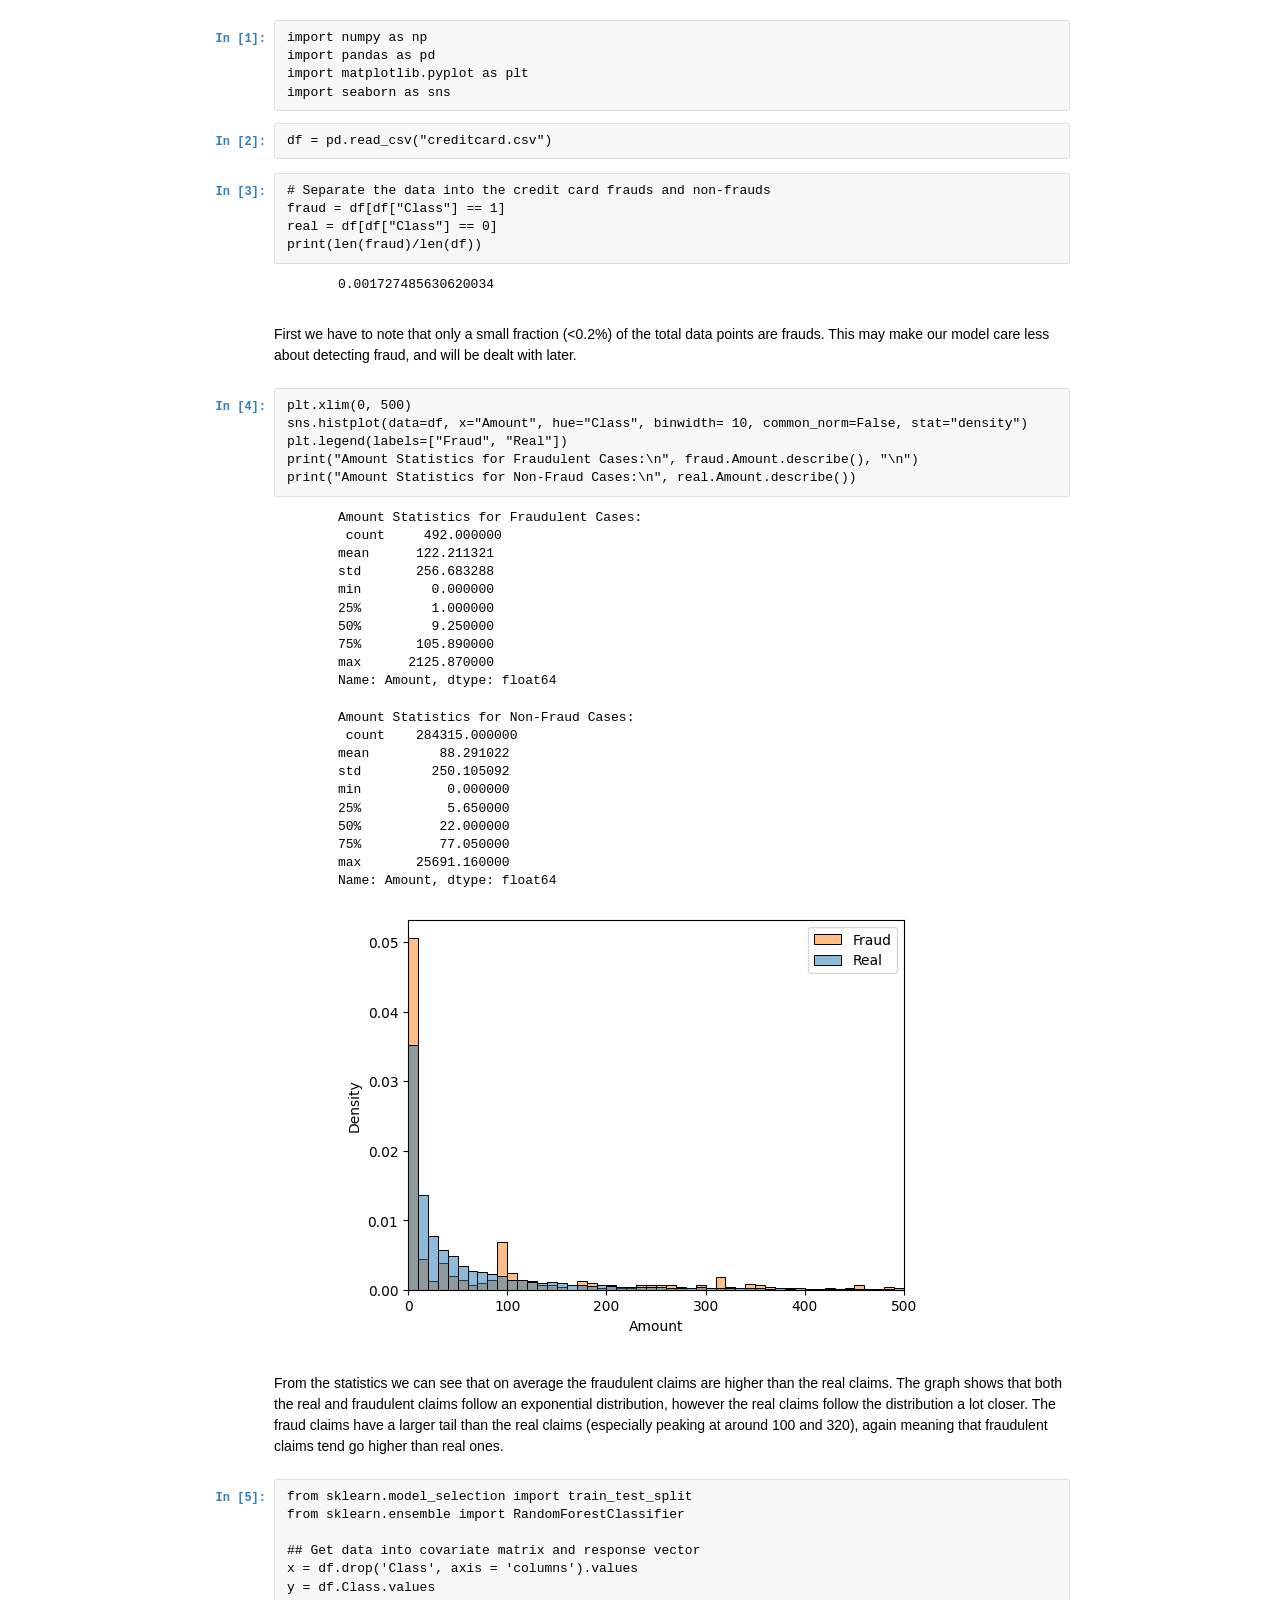
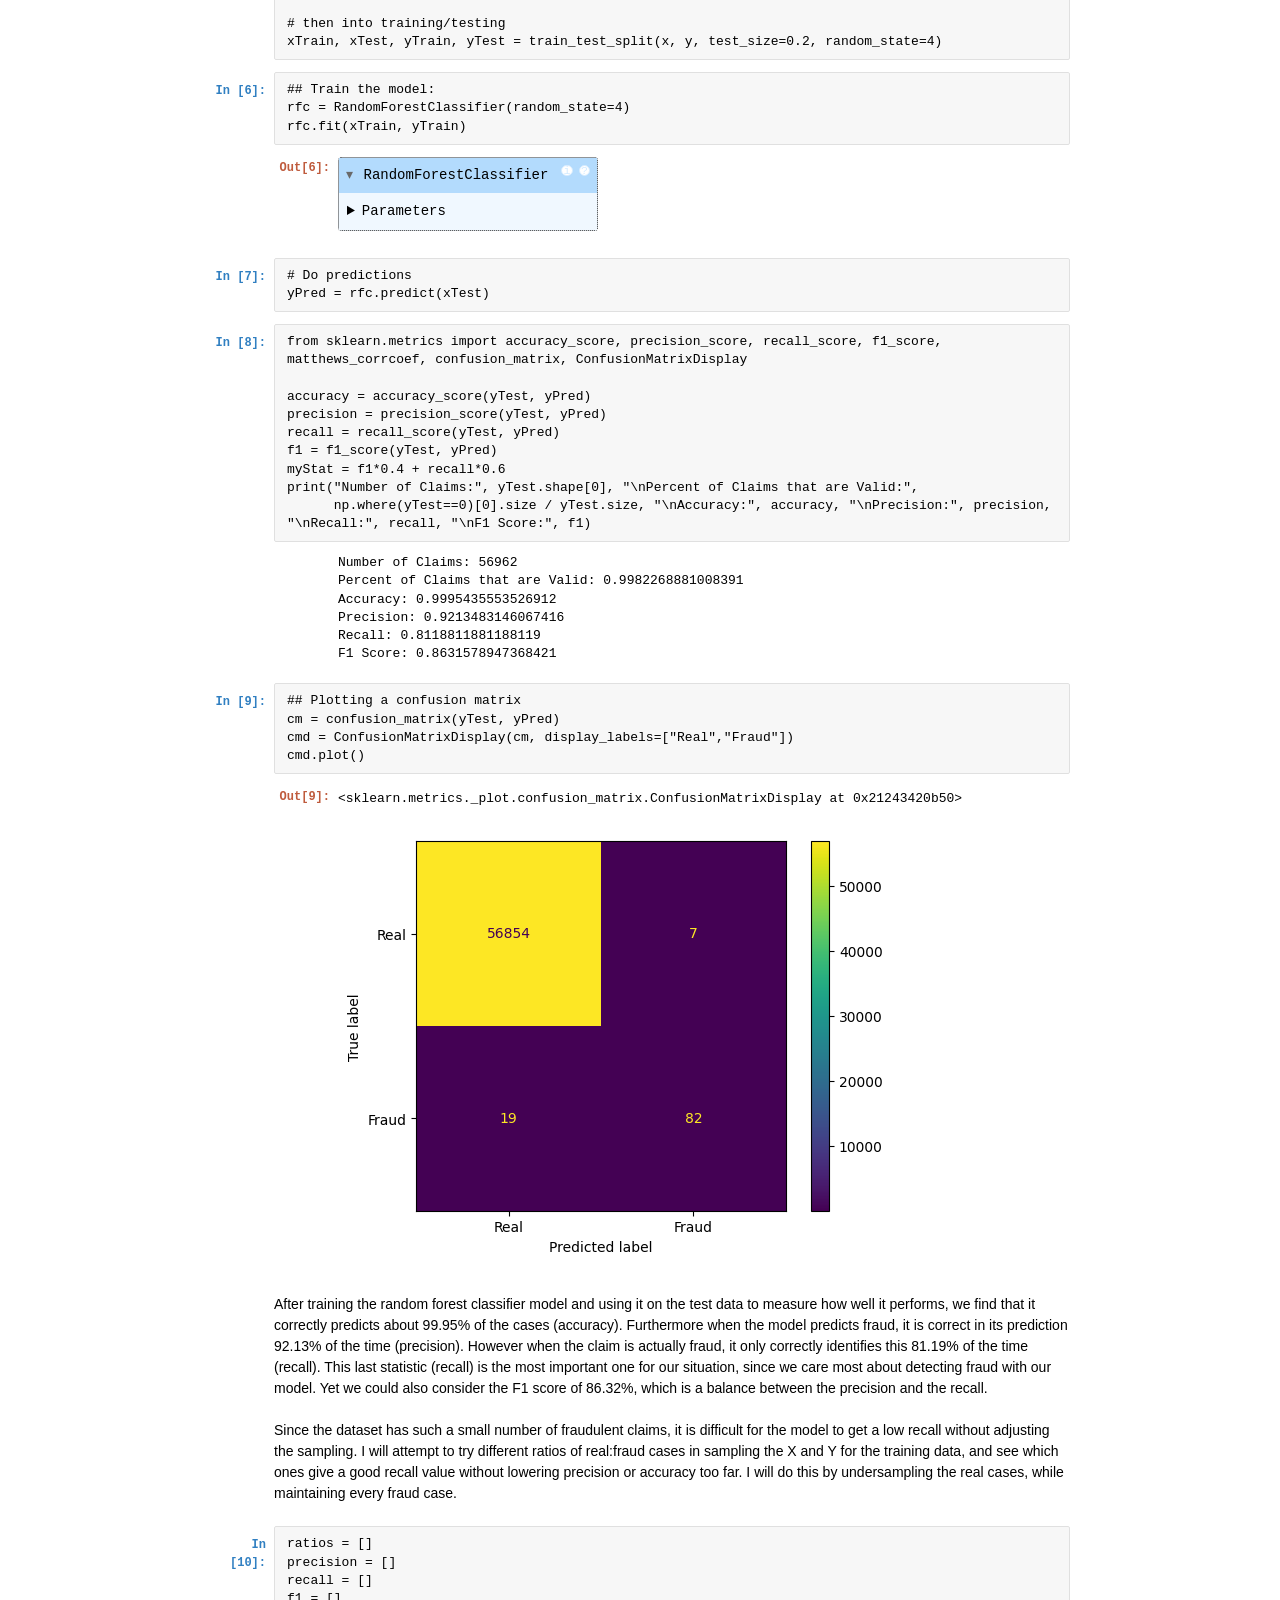
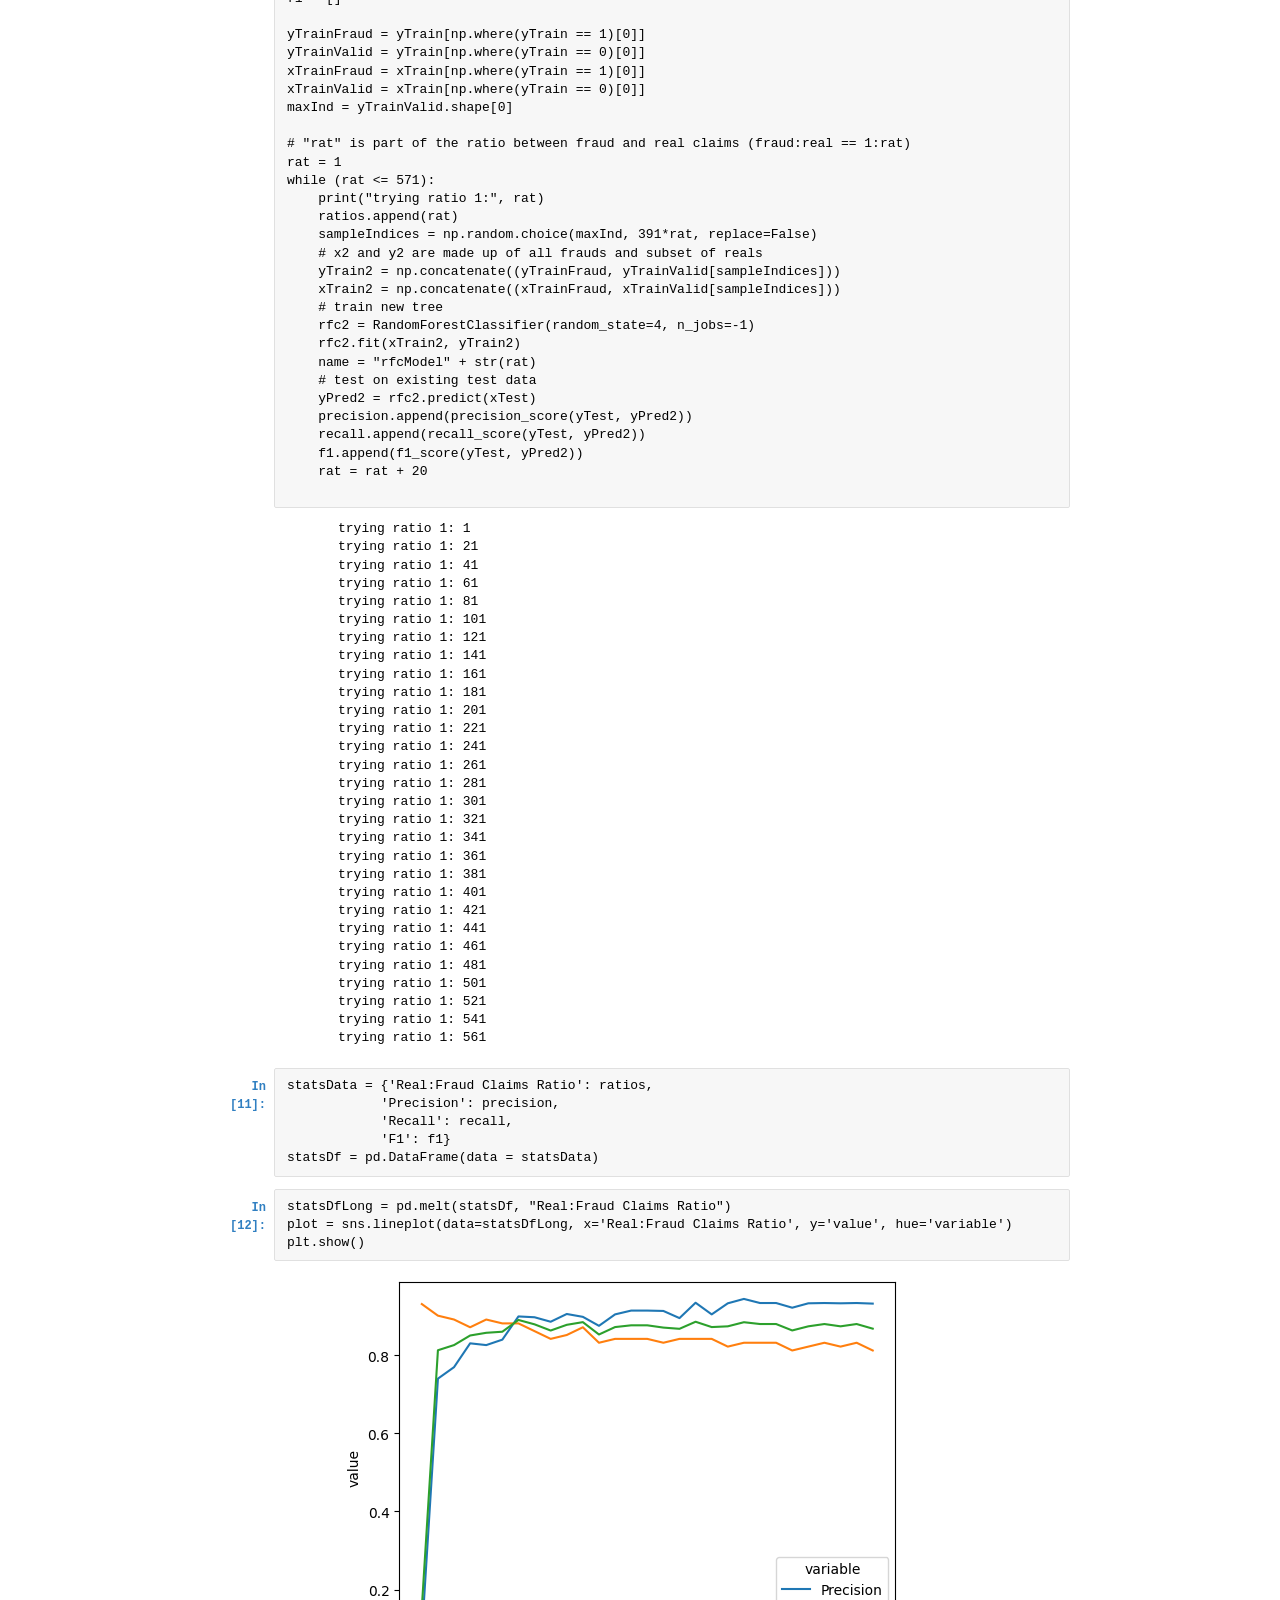
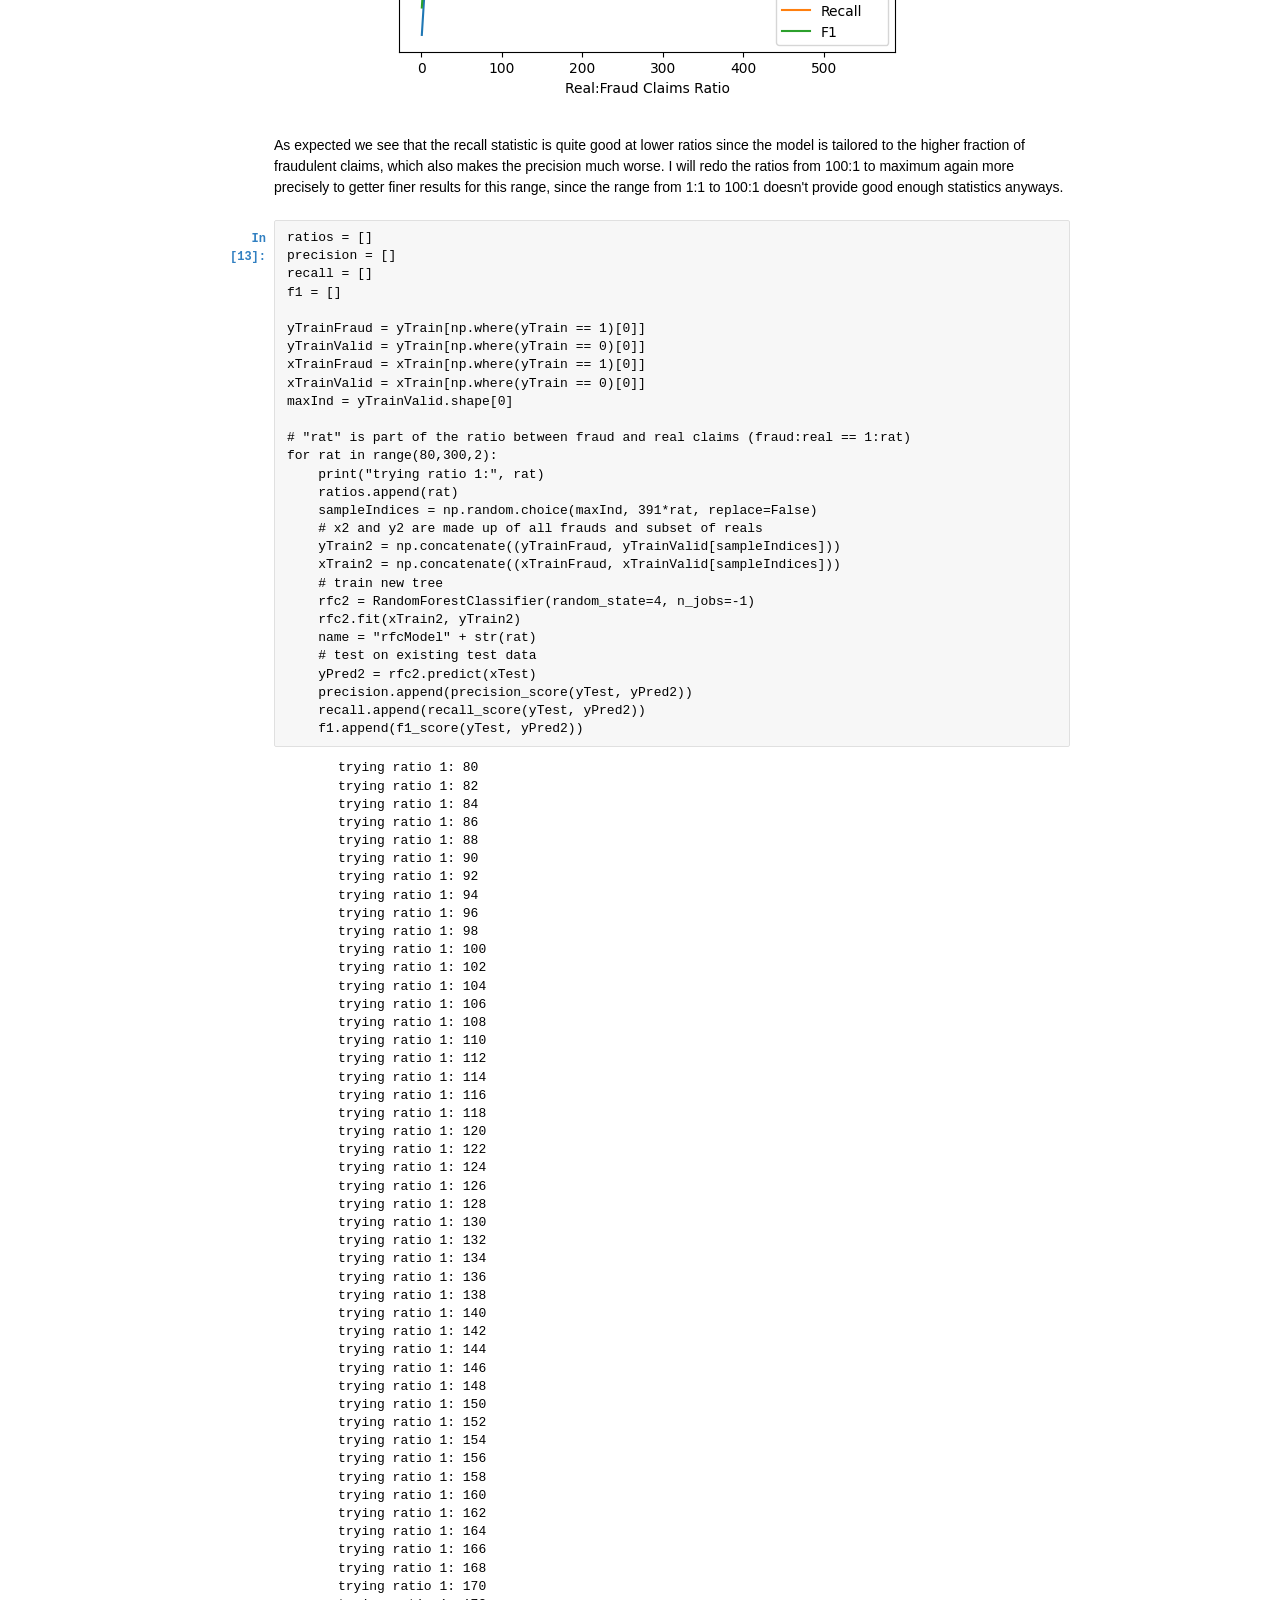
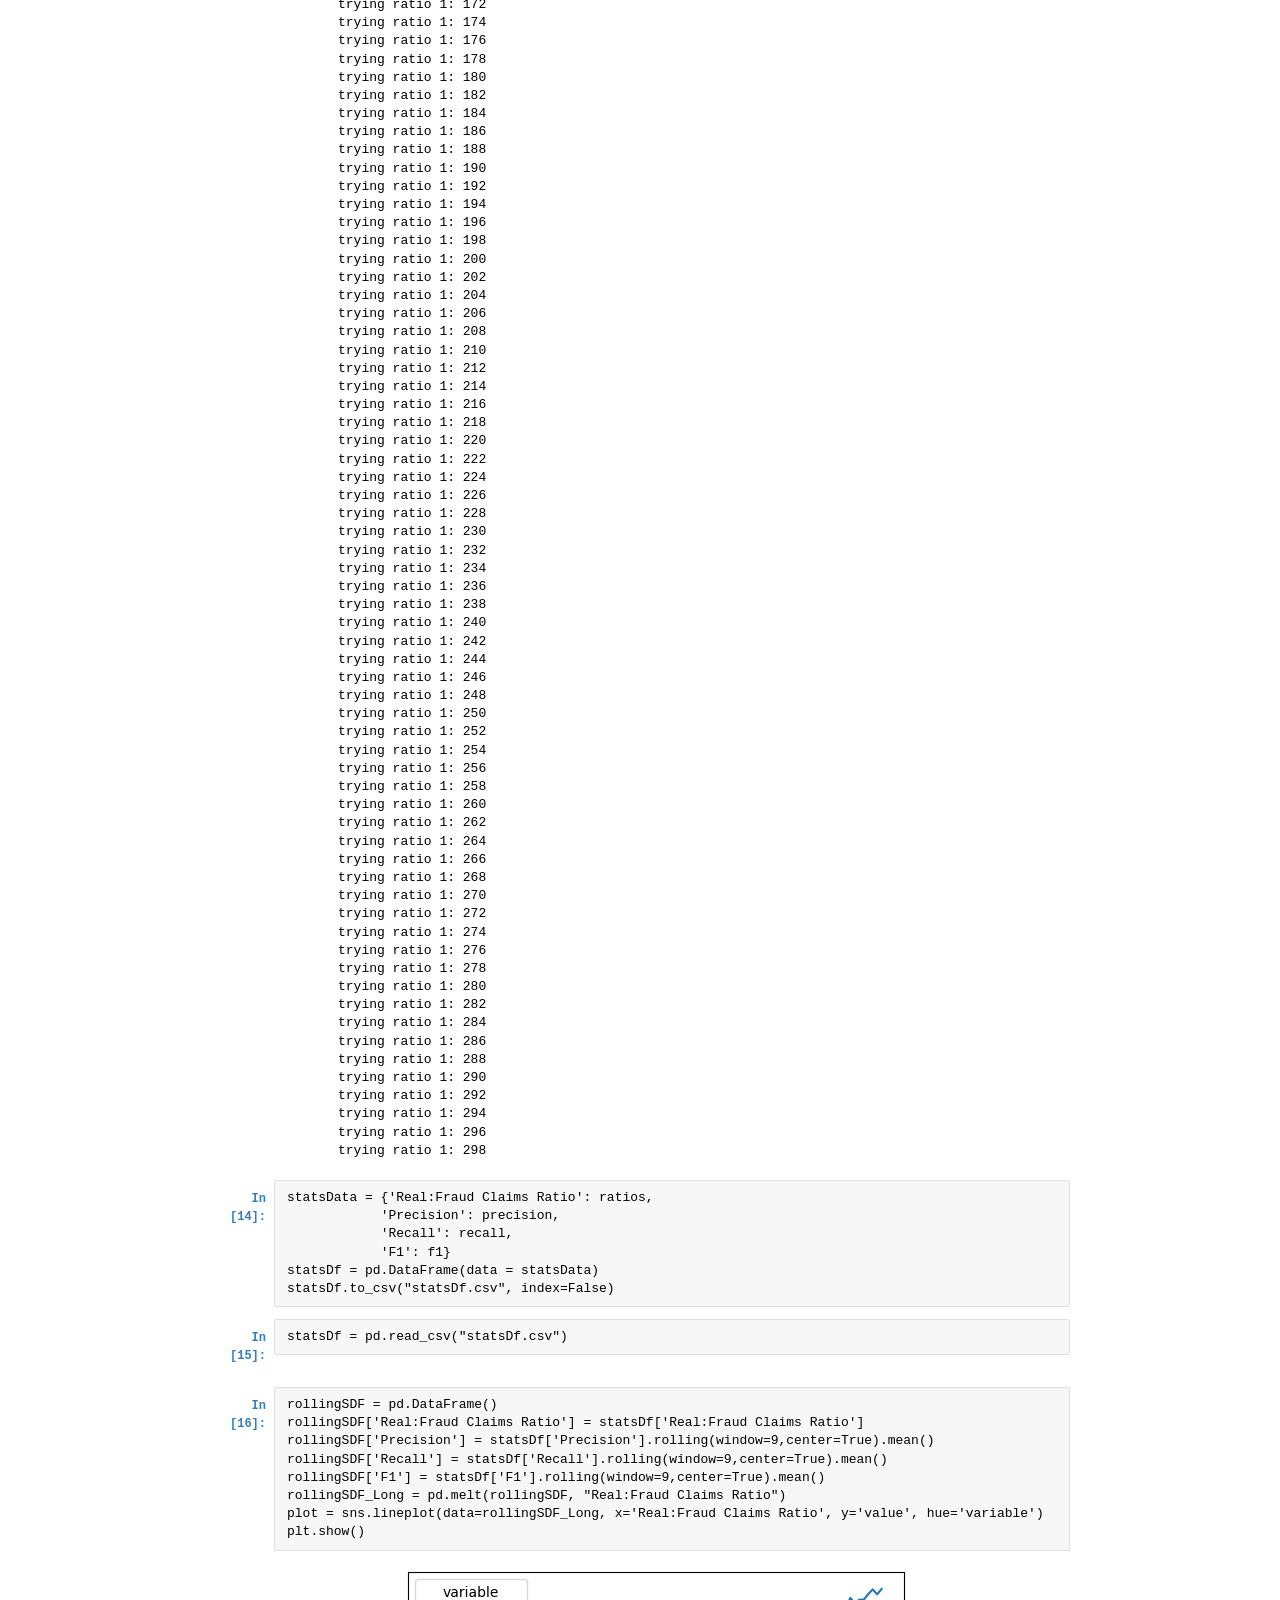
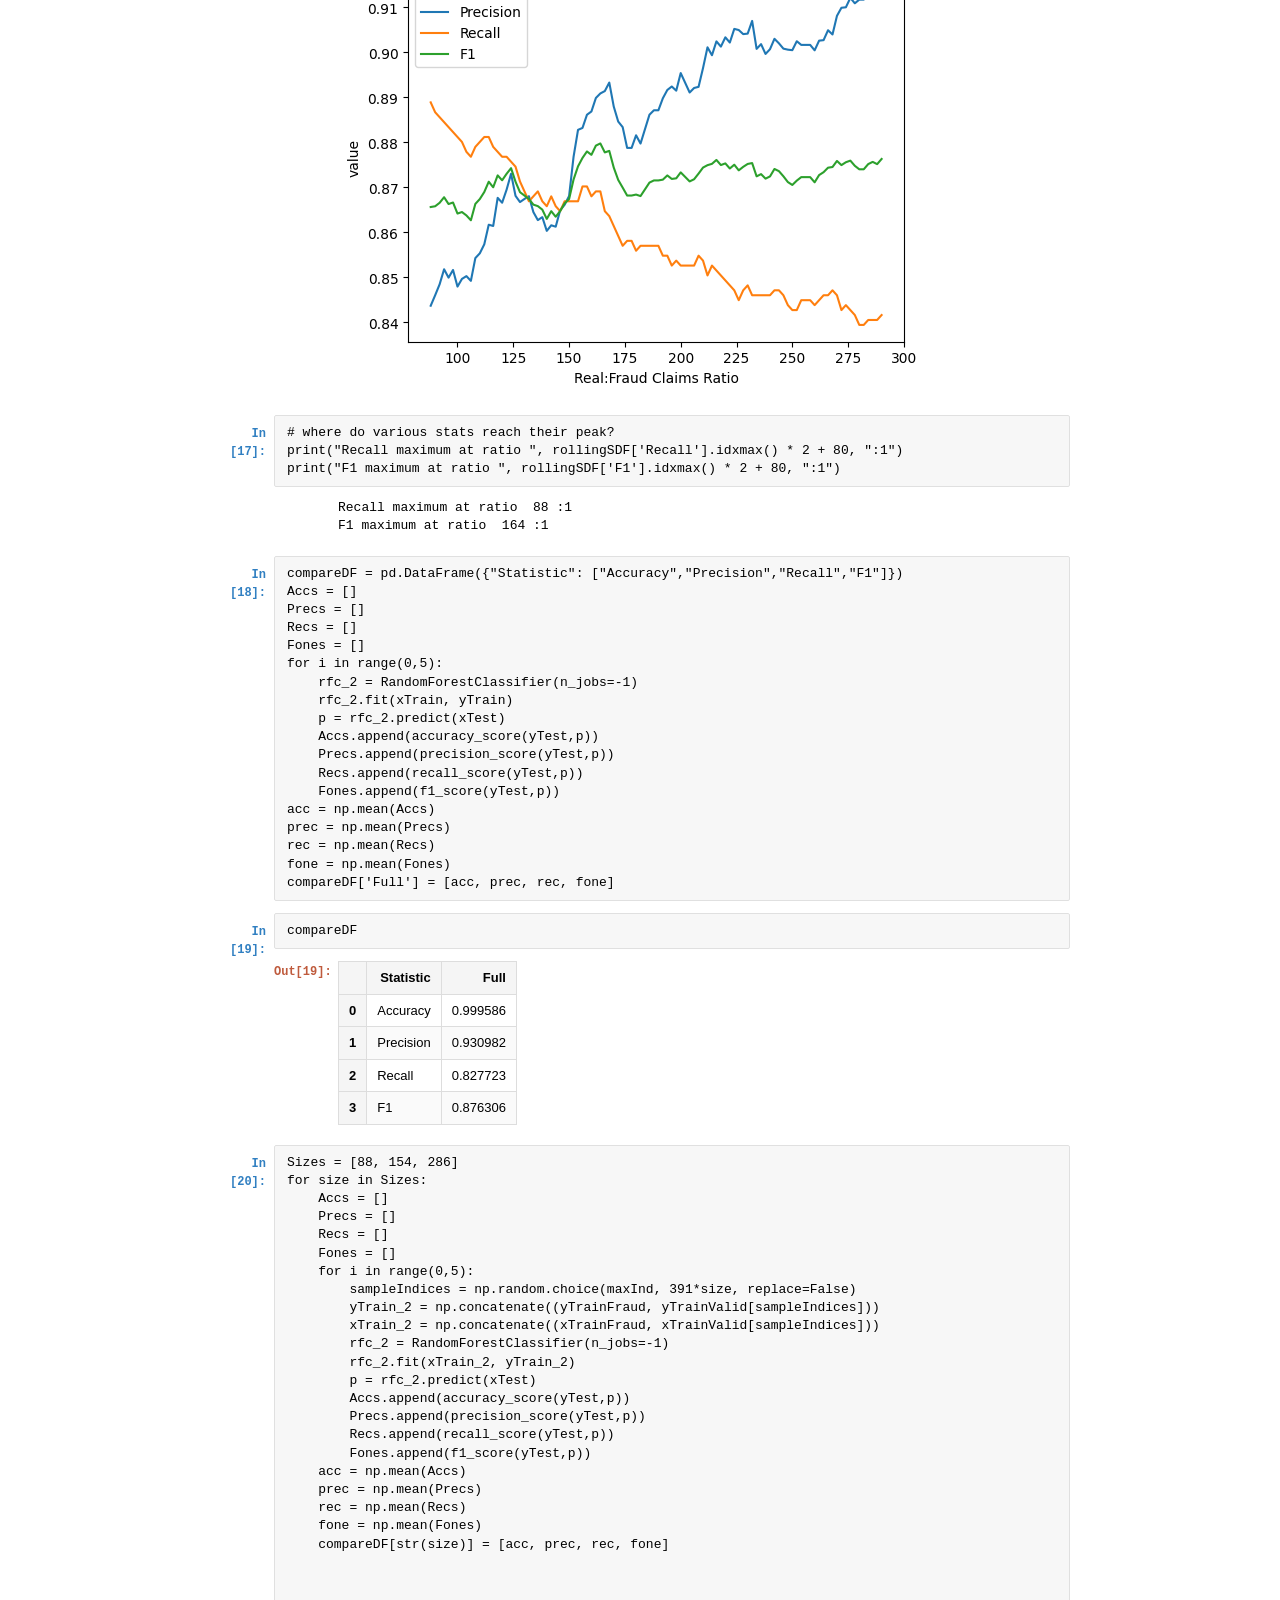
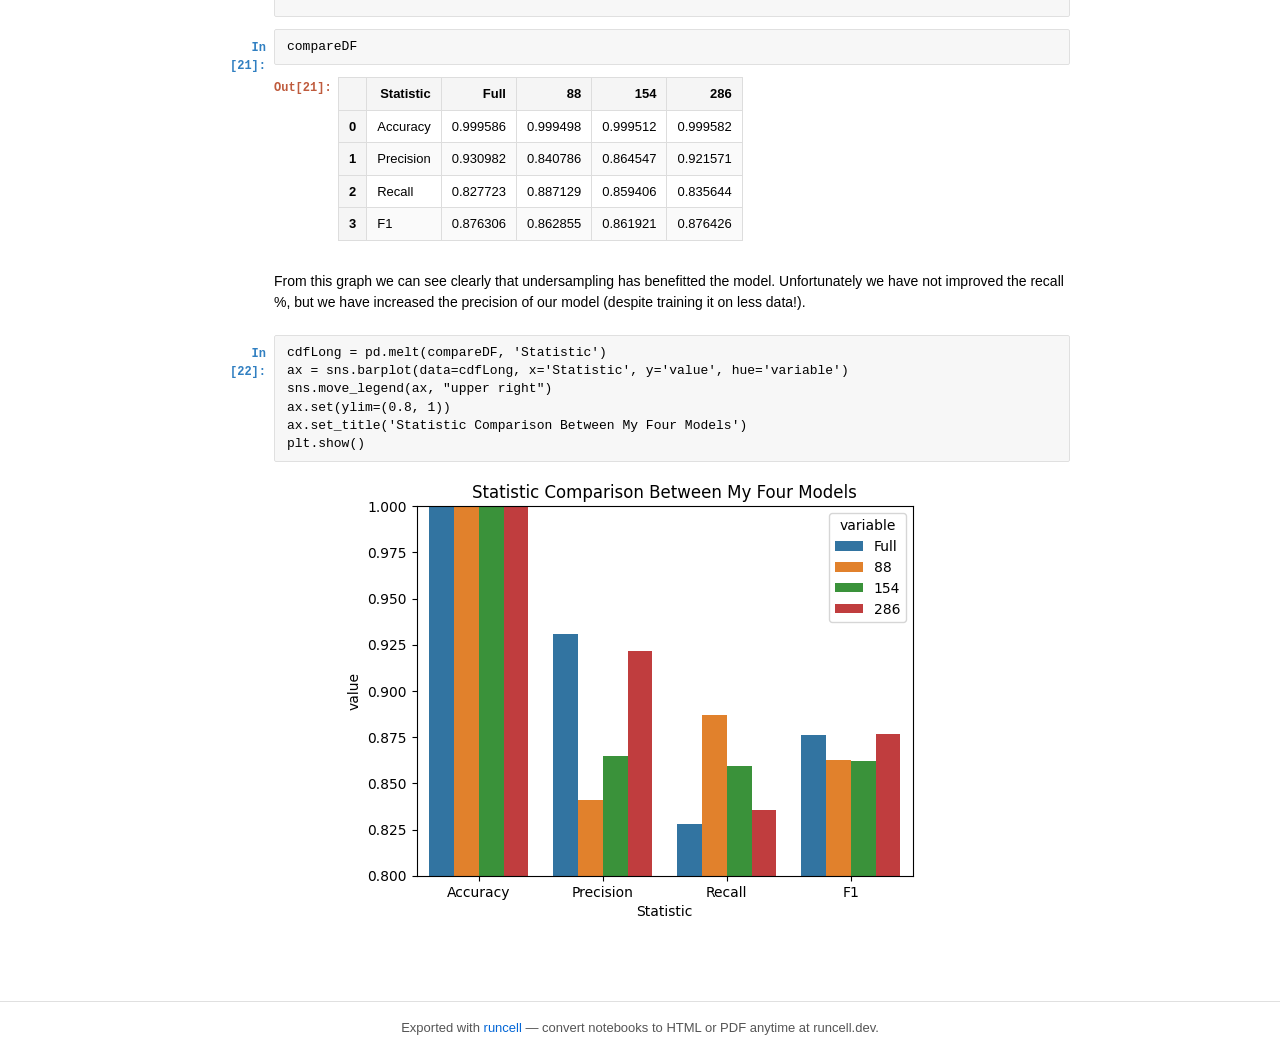
<file: CreditCardFraud.html>
<!DOCTYPE html>
<html lang="en">
<head>
    <meta charset="UTF-8">
    <meta name="viewport" content="width=device-width, initial-scale=1.0">
    <title>Jupyter Notebook — generated with runcell</title>
    <meta name="description" content="Exported with runcell — convert .ipynb notebooks to HTML or PDF anytime at runcell.dev." />
    <meta name="generator" content="runcell" />
    <style>
        :root {
            --jp-code-font-family: 'SFMono-Regular', Menlo, Consolas, 'Liberation Mono', monospace;
            --jp-content-font-family: -apple-system, BlinkMacSystemFont, 'Segoe UI', Helvetica, Arial, sans-serif;
            --jp-cell-prompt-width: 64px;
            --jp-input-prompt-color: #307fc1;
            --jp-output-prompt-color: #bf5b3d;
            --jp-cell-input-bg: #f7f7f7;
            --jp-layout-color0: #ffffff;
            --jp-layout-color1: #f7f7f7;
            --jp-border-color1: #e0e0e0;
            --jp-content-font-color0: #000000;
            --jp-content-font-color1: #333333;
        }

        * {
            box-sizing: border-box;
        }

        body {
            font-family: var(--jp-content-font-family);
            font-size: 14px;
            line-height: 1.5;
            color: var(--jp-content-font-color0);
            background-color: var(--jp-layout-color0);
            margin: 0;
            padding: 0;
        }

        .notebook-container {
            max-width: 900px;
            margin: 0 auto;
            padding: 20px;
        }

        /* Cell structure */
        .cell {
            display: flex;
            flex-direction: row;
            margin-bottom: 12px;
            position: relative;
        }

        .cell-prompt {
            min-width: var(--jp-cell-prompt-width);
            width: var(--jp-cell-prompt-width);
            font-family: var(--jp-code-font-family);
            font-size: 12px;
            padding: 10px 8px 10px 0;
            text-align: right;
            flex-shrink: 0;
            user-select: none;
        }

        .cell-content {
            flex: 1;
            min-width: 0;
            overflow: hidden;
        }

        /* Input prompt styling - Jupyter blue */
        .input-prompt {
            color: var(--jp-input-prompt-color);
            font-weight: bold;
        }

        /* Output prompt styling - Jupyter red/orange */
        .output-prompt {
            color: var(--jp-output-prompt-color);
            font-weight: bold;
        }

        /* Code cell input area */
        .input-area {
            background-color: var(--jp-cell-input-bg);
            border: 1px solid var(--jp-border-color1);
            border-radius: 2px;
            padding: 8px 12px;
            overflow-x: auto;
        }

        .input-area pre {
            margin: 0;
            font-family: var(--jp-code-font-family);
            font-size: 13px;
            line-height: 1.4;
            white-space: pre-wrap;
            word-wrap: break-word;
        }

        /* Output area */
        .output-area {
            margin-top: 0;
        }

        .output-wrapper {
            display: flex;
            flex-direction: row;
            margin-top: 4px;
        }

        .output-content {
            flex: 1;
            min-width: 0;
            padding: 8px 0;
        }

        .output-content pre {
            margin: 0;
            font-family: var(--jp-code-font-family);
            font-size: 13px;
            line-height: 1.4;
            white-space: pre-wrap;
            word-wrap: break-word;
        }

        /* Stream output (stdout/stderr) */
        .output-stream {
            font-family: var(--jp-code-font-family);
            font-size: 13px;
            line-height: 1.4;
            white-space: pre-wrap;
            word-wrap: break-word;
        }

        .output-stderr {
            background-color: #fdd;
            padding: 8px 12px;
            border-radius: 2px;
        }

        /* Execute result / display data */
        .output-result {
            padding: 4px 0;
        }

        .output-result pre {
            margin: 0;
            font-family: var(--jp-code-font-family);
            font-size: 13px;
        }

        /* Image output */
        .output-image {
            max-width: 100%;
            height: auto;
            display: block;
        }

        /* HTML output (DataFrames, etc.) */
        .output-html {
            overflow-x: auto;
        }

        .output-html table {
            border-collapse: collapse;
            font-size: 13px;
            font-family: var(--jp-content-font-family);
        }

        .output-html table th,
        .output-html table td {
            border: 1px solid #ddd;
            padding: 6px 10px;
            text-align: left;
        }

        .output-html table th {
            background-color: #f5f5f5;
            font-weight: 600;
        }

        .output-html table tr:nth-child(even) {
            background-color: #fafafa;
        }

        /* Error output */
        .output-error {
            background-color: #fff0f0;
            padding: 8px 12px;
            border-radius: 2px;
            font-family: var(--jp-code-font-family);
            font-size: 13px;
            white-space: pre-wrap;
        }

        /* Markdown cell styling */
        .markdown-cell {
            padding: 10px 0;
        }

        .markdown-cell h1 {
            font-size: 2em;
            font-weight: 600;
            margin: 0.67em 0;
            padding-bottom: 0.3em;
            border-bottom: 1px solid var(--jp-border-color1);
        }

        .markdown-cell h2 {
            font-size: 1.5em;
            font-weight: 600;
            margin: 0.83em 0;
            padding-bottom: 0.3em;
            border-bottom: 1px solid var(--jp-border-color1);
        }

        .markdown-cell h3 {
            font-size: 1.25em;
            font-weight: 600;
            margin: 1em 0;
        }

        .markdown-cell h4 {
            font-size: 1em;
            font-weight: 600;
            margin: 1.33em 0;
        }

        .markdown-cell h5 {
            font-size: 0.875em;
            font-weight: 600;
            margin: 1.67em 0;
        }

        .markdown-cell h6 {
            font-size: 0.85em;
            font-weight: 600;
            margin: 2.33em 0;
            color: #6a737d;
        }

        .markdown-cell p {
            margin: 0 0 16px 0;
            line-height: 1.6;
        }

        .markdown-cell code {
            font-family: var(--jp-code-font-family);
            font-size: 85%;
            background-color: rgba(27, 31, 35, 0.05);
            padding: 0.2em 0.4em;
            border-radius: 3px;
        }

        .markdown-cell pre {
            background-color: var(--jp-cell-input-bg);
            border: 1px solid var(--jp-border-color1);
            border-radius: 3px;
            padding: 16px;
            overflow-x: auto;
            font-size: 85%;
            line-height: 1.45;
        }

        .markdown-cell pre code {
            background-color: transparent;
            padding: 0;
            border-radius: 0;
            font-size: 100%;
        }

        .markdown-cell blockquote {
            margin: 0 0 16px 0;
            padding: 0 1em;
            color: #6a737d;
            border-left: 4px solid #dfe2e5;
        }

        .markdown-cell ul,
        .markdown-cell ol {
            margin: 0 0 16px 0;
            padding-left: 2em;
        }

        .markdown-cell li {
            margin: 0.25em 0;
        }

        .markdown-cell a {
            color: #0366d6;
            text-decoration: none;
        }

        .markdown-cell a:hover {
            text-decoration: underline;
        }

        .markdown-cell hr {
            border: 0;
            border-top: 1px solid var(--jp-border-color1);
            margin: 24px 0;
        }

        .markdown-cell img {
            max-width: 100%;
            height: auto;
        }

        .markdown-cell table {
            border-collapse: collapse;
            margin: 0 0 16px 0;
        }

        .markdown-cell table th,
        .markdown-cell table td {
            border: 1px solid #dfe2e5;
            padding: 6px 13px;
        }

        .markdown-cell table th {
            font-weight: 600;
            background-color: #f6f8fa;
        }

        .markdown-cell table tr:nth-child(2n) {
            background-color: #f6f8fa;
        }

        /* Raw cell styling */
        .raw-cell {
            background-color: var(--jp-layout-color1);
            border: 1px solid var(--jp-border-color1);
            border-radius: 2px;
            padding: 8px 12px;
            font-family: var(--jp-code-font-family);
            font-size: 13px;
            white-space: pre-wrap;
        }

        /* Empty prompt placeholder */
        .prompt-empty {
            color: transparent;
        }

        .export-footer {
            margin-top: 32px;
            padding-top: 16px;
            border-top: 1px solid var(--jp-border-color1);
            color: #555;
            font-size: 13px;
            text-align: center;
        }

        .export-footer a {
            color: #0366d6;
            text-decoration: none;
        }

        .export-footer a:hover {
            text-decoration: underline;
        }
    </style>
</head>
<body>
    <div class="notebook-container">
        <div class="cell cell-code">
            <div class="cell-prompt input-prompt">In [1]:</div>
            <div class="cell-content">
                <div class="input-area"><pre>import numpy as np
import pandas as pd
import matplotlib.pyplot as plt
import seaborn as sns</pre></div>
            </div>
        </div>
        <div class="cell cell-code">
            <div class="cell-prompt input-prompt">In [2]:</div>
            <div class="cell-content">
                <div class="input-area"><pre>df = pd.read_csv("creditcard.csv")</pre></div>
            </div>
        </div>
        <div class="cell cell-code">
            <div class="cell-prompt input-prompt">In [3]:</div>
            <div class="cell-content">
                <div class="input-area"><pre># Separate the data into the credit card frauds and non-frauds
fraud = df[df["Class"] == 1]
real = df[df["Class"] == 0]
print(len(fraud)/len(df))</pre></div>
                <div class="output-area">
                    <div class="output-wrapper">
                        <div class="cell-prompt output-prompt"></div>
                        <div class="output-content">
                            <div class="output-stream">0.001727485630620034
</div>
                        </div>
                    </div>
                </div>
            </div>
        </div>
        <div class="cell cell-markdown">
            <div class="cell-prompt prompt-empty">&nbsp;</div>
            <div class="cell-content">
                <div class="markdown-cell">First we have to note that only a small fraction (<0.2%) of the total data points are frauds. This may make our model care less about detecting fraud, and will be dealt with later.</div>
            </div>
        </div>
        <div class="cell cell-code">
            <div class="cell-prompt input-prompt">In [4]:</div>
            <div class="cell-content">
                <div class="input-area"><pre>plt.xlim(0, 500)
sns.histplot(data=df, x="Amount", hue="Class", binwidth= 10, common_norm=False, stat="density")
plt.legend(labels=["Fraud", "Real"])
print("Amount Statistics for Fraudulent Cases:\n", fraud.Amount.describe(), "\n")
print("Amount Statistics for Non-Fraud Cases:\n", real.Amount.describe())</pre></div>
                <div class="output-area">
                    <div class="output-wrapper">
                        <div class="cell-prompt output-prompt"></div>
                        <div class="output-content">
                            <div class="output-stream">Amount Statistics for Fraudulent Cases:
 count     492.000000
mean      122.211321
std       256.683288
min         0.000000
25%         1.000000
50%         9.250000
75%       105.890000
max      2125.870000
Name: Amount, dtype: float64 

Amount Statistics for Non-Fraud Cases:
 count    284315.000000
mean         88.291022
std         250.105092
min           0.000000
25%           5.650000
50%          22.000000
75%          77.050000
max       25691.160000
Name: Amount, dtype: float64
</div>
                        </div>
                    </div>
                    <div class="output-wrapper">
                        <div class="cell-prompt output-prompt"></div>
                        <div class="output-content">
                            <img class="output-image" src="[data-uri]" alt="Output" />
                        </div>
                    </div>
                </div>
            </div>
        </div>
        <div class="cell cell-markdown">
            <div class="cell-prompt prompt-empty">&nbsp;</div>
            <div class="cell-content">
                <div class="markdown-cell">From the statistics we can see that on average the fraudulent claims are higher than the real claims. The graph shows that both the real and fraudulent claims follow an exponential distribution, however the real claims follow the distribution a lot closer. The fraud claims have a larger tail than the real claims (especially peaking at around 100 and 320), again meaning that fraudulent claims tend go higher than real ones.</div>
            </div>
        </div>
        <div class="cell cell-code">
            <div class="cell-prompt input-prompt">In [5]:</div>
            <div class="cell-content">
                <div class="input-area"><pre>from sklearn.model_selection import train_test_split
from sklearn.ensemble import RandomForestClassifier

## Get data into covariate matrix and response vector
x = df.drop('Class', axis = 'columns').values
y = df.Class.values

# then into training/testing
xTrain, xTest, yTrain, yTest = train_test_split(x, y, test_size=0.2, random_state=4)</pre></div>
            </div>
        </div>
        <div class="cell cell-code">
            <div class="cell-prompt input-prompt">In [6]:</div>
            <div class="cell-content">
                <div class="input-area"><pre>## Train the model:
rfc = RandomForestClassifier(random_state=4)
rfc.fit(xTrain, yTrain)</pre></div>
                <div class="output-area">
                    <div class="output-wrapper">
                        <div class="cell-prompt output-prompt">Out[6]:</div>
                        <div class="output-content">
                            <div class="output-html"><style>#sk-container-id-1 {
  /* Definition of color scheme common for light and dark mode */
  --sklearn-color-text: #000;
  --sklearn-color-text-muted: #666;
  --sklearn-color-line: gray;
  /* Definition of color scheme for unfitted estimators */
  --sklearn-color-unfitted-level-0: #fff5e6;
  --sklearn-color-unfitted-level-1: #f6e4d2;
  --sklearn-color-unfitted-level-2: #ffe0b3;
  --sklearn-color-unfitted-level-3: chocolate;
  /* Definition of color scheme for fitted estimators */
  --sklearn-color-fitted-level-0: #f0f8ff;
  --sklearn-color-fitted-level-1: #d4ebff;
  --sklearn-color-fitted-level-2: #b3dbfd;
  --sklearn-color-fitted-level-3: cornflowerblue;

  /* Specific color for light theme */
  --sklearn-color-text-on-default-background: var(--sg-text-color, var(--theme-code-foreground, var(--jp-content-font-color1, black)));
  --sklearn-color-background: var(--sg-background-color, var(--theme-background, var(--jp-layout-color0, white)));
  --sklearn-color-border-box: var(--sg-text-color, var(--theme-code-foreground, var(--jp-content-font-color1, black)));
  --sklearn-color-icon: #696969;

  @media (prefers-color-scheme: dark) {
    /* Redefinition of color scheme for dark theme */
    --sklearn-color-text-on-default-background: var(--sg-text-color, var(--theme-code-foreground, var(--jp-content-font-color1, white)));
    --sklearn-color-background: var(--sg-background-color, var(--theme-background, var(--jp-layout-color0, #111)));
    --sklearn-color-border-box: var(--sg-text-color, var(--theme-code-foreground, var(--jp-content-font-color1, white)));
    --sklearn-color-icon: #878787;
  }
}

#sk-container-id-1 {
  color: var(--sklearn-color-text);
}

#sk-container-id-1 pre {
  padding: 0;
}

#sk-container-id-1 input.sk-hidden--visually {
  border: 0;
  clip: rect(1px 1px 1px 1px);
  clip: rect(1px, 1px, 1px, 1px);
  height: 1px;
  margin: -1px;
  overflow: hidden;
  padding: 0;
  position: absolute;
  width: 1px;
}

#sk-container-id-1 div.sk-dashed-wrapped {
  border: 1px dashed var(--sklearn-color-line);
  margin: 0 0.4em 0.5em 0.4em;
  box-sizing: border-box;
  padding-bottom: 0.4em;
  background-color: var(--sklearn-color-background);
}

#sk-container-id-1 div.sk-container {
  /* jupyter's `normalize.less` sets `[hidden] { display: none; }`
     but bootstrap.min.css set `[hidden] { display: none !important; }`
     so we also need the `!important` here to be able to override the
     default hidden behavior on the sphinx rendered scikit-learn.org.
     See: https://github.com/scikit-learn/scikit-learn/issues/21755 */
  display: inline-block !important;
  position: relative;
}

#sk-container-id-1 div.sk-text-repr-fallback {
  display: none;
}

div.sk-parallel-item,
div.sk-serial,
div.sk-item {
  /* draw centered vertical line to link estimators */
  background-image: linear-gradient(var(--sklearn-color-text-on-default-background), var(--sklearn-color-text-on-default-background));
  background-size: 2px 100%;
  background-repeat: no-repeat;
  background-position: center center;
}

/* Parallel-specific style estimator block */

#sk-container-id-1 div.sk-parallel-item::after {
  content: "";
  width: 100%;
  border-bottom: 2px solid var(--sklearn-color-text-on-default-background);
  flex-grow: 1;
}

#sk-container-id-1 div.sk-parallel {
  display: flex;
  align-items: stretch;
  justify-content: center;
  background-color: var(--sklearn-color-background);
  position: relative;
}

#sk-container-id-1 div.sk-parallel-item {
  display: flex;
  flex-direction: column;
}

#sk-container-id-1 div.sk-parallel-item:first-child::after {
  align-self: flex-end;
  width: 50%;
}

#sk-container-id-1 div.sk-parallel-item:last-child::after {
  align-self: flex-start;
  width: 50%;
}

#sk-container-id-1 div.sk-parallel-item:only-child::after {
  width: 0;
}

/* Serial-specific style estimator block */

#sk-container-id-1 div.sk-serial {
  display: flex;
  flex-direction: column;
  align-items: center;
  background-color: var(--sklearn-color-background);
  padding-right: 1em;
  padding-left: 1em;
}


/* Toggleable style: style used for estimator/Pipeline/ColumnTransformer box that is
clickable and can be expanded/collapsed.
- Pipeline and ColumnTransformer use this feature and define the default style
- Estimators will overwrite some part of the style using the `sk-estimator` class
*/

/* Pipeline and ColumnTransformer style (default) */

#sk-container-id-1 div.sk-toggleable {
  /* Default theme specific background. It is overwritten whether we have a
  specific estimator or a Pipeline/ColumnTransformer */
  background-color: var(--sklearn-color-background);
}

/* Toggleable label */
#sk-container-id-1 label.sk-toggleable__label {
  cursor: pointer;
  display: flex;
  width: 100%;
  margin-bottom: 0;
  padding: 0.5em;
  box-sizing: border-box;
  text-align: center;
  align-items: start;
  justify-content: space-between;
  gap: 0.5em;
}

#sk-container-id-1 label.sk-toggleable__label .caption {
  font-size: 0.6rem;
  font-weight: lighter;
  color: var(--sklearn-color-text-muted);
}

#sk-container-id-1 label.sk-toggleable__label-arrow:before {
  /* Arrow on the left of the label */
  content: "▸";
  float: left;
  margin-right: 0.25em;
  color: var(--sklearn-color-icon);
}

#sk-container-id-1 label.sk-toggleable__label-arrow:hover:before {
  color: var(--sklearn-color-text);
}

/* Toggleable content - dropdown */

#sk-container-id-1 div.sk-toggleable__content {
  display: none;
  text-align: left;
  /* unfitted */
  background-color: var(--sklearn-color-unfitted-level-0);
}

#sk-container-id-1 div.sk-toggleable__content.fitted {
  /* fitted */
  background-color: var(--sklearn-color-fitted-level-0);
}

#sk-container-id-1 div.sk-toggleable__content pre {
  margin: 0.2em;
  border-radius: 0.25em;
  color: var(--sklearn-color-text);
  /* unfitted */
  background-color: var(--sklearn-color-unfitted-level-0);
}

#sk-container-id-1 div.sk-toggleable__content.fitted pre {
  /* unfitted */
  background-color: var(--sklearn-color-fitted-level-0);
}

#sk-container-id-1 input.sk-toggleable__control:checked~div.sk-toggleable__content {
  /* Expand drop-down */
  display: block;
  width: 100%;
  overflow: visible;
}

#sk-container-id-1 input.sk-toggleable__control:checked~label.sk-toggleable__label-arrow:before {
  content: "▾";
}

/* Pipeline/ColumnTransformer-specific style */

#sk-container-id-1 div.sk-label input.sk-toggleable__control:checked~label.sk-toggleable__label {
  color: var(--sklearn-color-text);
  background-color: var(--sklearn-color-unfitted-level-2);
}

#sk-container-id-1 div.sk-label.fitted input.sk-toggleable__control:checked~label.sk-toggleable__label {
  background-color: var(--sklearn-color-fitted-level-2);
}

/* Estimator-specific style */

/* Colorize estimator box */
#sk-container-id-1 div.sk-estimator input.sk-toggleable__control:checked~label.sk-toggleable__label {
  /* unfitted */
  background-color: var(--sklearn-color-unfitted-level-2);
}

#sk-container-id-1 div.sk-estimator.fitted input.sk-toggleable__control:checked~label.sk-toggleable__label {
  /* fitted */
  background-color: var(--sklearn-color-fitted-level-2);
}

#sk-container-id-1 div.sk-label label.sk-toggleable__label,
#sk-container-id-1 div.sk-label label {
  /* The background is the default theme color */
  color: var(--sklearn-color-text-on-default-background);
}

/* On hover, darken the color of the background */
#sk-container-id-1 div.sk-label:hover label.sk-toggleable__label {
  color: var(--sklearn-color-text);
  background-color: var(--sklearn-color-unfitted-level-2);
}

/* Label box, darken color on hover, fitted */
#sk-container-id-1 div.sk-label.fitted:hover label.sk-toggleable__label.fitted {
  color: var(--sklearn-color-text);
  background-color: var(--sklearn-color-fitted-level-2);
}

/* Estimator label */

#sk-container-id-1 div.sk-label label {
  font-family: monospace;
  font-weight: bold;
  display: inline-block;
  line-height: 1.2em;
}

#sk-container-id-1 div.sk-label-container {
  text-align: center;
}

/* Estimator-specific */
#sk-container-id-1 div.sk-estimator {
  font-family: monospace;
  border: 1px dotted var(--sklearn-color-border-box);
  border-radius: 0.25em;
  box-sizing: border-box;
  margin-bottom: 0.5em;
  /* unfitted */
  background-color: var(--sklearn-color-unfitted-level-0);
}

#sk-container-id-1 div.sk-estimator.fitted {
  /* fitted */
  background-color: var(--sklearn-color-fitted-level-0);
}

/* on hover */
#sk-container-id-1 div.sk-estimator:hover {
  /* unfitted */
  background-color: var(--sklearn-color-unfitted-level-2);
}

#sk-container-id-1 div.sk-estimator.fitted:hover {
  /* fitted */
  background-color: var(--sklearn-color-fitted-level-2);
}

/* Specification for estimator info (e.g. "i" and "?") */

/* Common style for "i" and "?" */

.sk-estimator-doc-link,
a:link.sk-estimator-doc-link,
a:visited.sk-estimator-doc-link {
  float: right;
  font-size: smaller;
  line-height: 1em;
  font-family: monospace;
  background-color: var(--sklearn-color-background);
  border-radius: 1em;
  height: 1em;
  width: 1em;
  text-decoration: none !important;
  margin-left: 0.5em;
  text-align: center;
  /* unfitted */
  border: var(--sklearn-color-unfitted-level-1) 1pt solid;
  color: var(--sklearn-color-unfitted-level-1);
}

.sk-estimator-doc-link.fitted,
a:link.sk-estimator-doc-link.fitted,
a:visited.sk-estimator-doc-link.fitted {
  /* fitted */
  border: var(--sklearn-color-fitted-level-1) 1pt solid;
  color: var(--sklearn-color-fitted-level-1);
}

/* On hover */
div.sk-estimator:hover .sk-estimator-doc-link:hover,
.sk-estimator-doc-link:hover,
div.sk-label-container:hover .sk-estimator-doc-link:hover,
.sk-estimator-doc-link:hover {
  /* unfitted */
  background-color: var(--sklearn-color-unfitted-level-3);
  color: var(--sklearn-color-background);
  text-decoration: none;
}

div.sk-estimator.fitted:hover .sk-estimator-doc-link.fitted:hover,
.sk-estimator-doc-link.fitted:hover,
div.sk-label-container:hover .sk-estimator-doc-link.fitted:hover,
.sk-estimator-doc-link.fitted:hover {
  /* fitted */
  background-color: var(--sklearn-color-fitted-level-3);
  color: var(--sklearn-color-background);
  text-decoration: none;
}

/* Span, style for the box shown on hovering the info icon */
.sk-estimator-doc-link span {
  display: none;
  z-index: 9999;
  position: relative;
  font-weight: normal;
  right: .2ex;
  padding: .5ex;
  margin: .5ex;
  width: min-content;
  min-width: 20ex;
  max-width: 50ex;
  color: var(--sklearn-color-text);
  box-shadow: 2pt 2pt 4pt #999;
  /* unfitted */
  background: var(--sklearn-color-unfitted-level-0);
  border: .5pt solid var(--sklearn-color-unfitted-level-3);
}

.sk-estimator-doc-link.fitted span {
  /* fitted */
  background: var(--sklearn-color-fitted-level-0);
  border: var(--sklearn-color-fitted-level-3);
}

.sk-estimator-doc-link:hover span {
  display: block;
}

/* "?"-specific style due to the `<a>` HTML tag */

#sk-container-id-1 a.estimator_doc_link {
  float: right;
  font-size: 1rem;
  line-height: 1em;
  font-family: monospace;
  background-color: var(--sklearn-color-background);
  border-radius: 1rem;
  height: 1rem;
  width: 1rem;
  text-decoration: none;
  /* unfitted */
  color: var(--sklearn-color-unfitted-level-1);
  border: var(--sklearn-color-unfitted-level-1) 1pt solid;
}

#sk-container-id-1 a.estimator_doc_link.fitted {
  /* fitted */
  border: var(--sklearn-color-fitted-level-1) 1pt solid;
  color: var(--sklearn-color-fitted-level-1);
}

/* On hover */
#sk-container-id-1 a.estimator_doc_link:hover {
  /* unfitted */
  background-color: var(--sklearn-color-unfitted-level-3);
  color: var(--sklearn-color-background);
  text-decoration: none;
}

#sk-container-id-1 a.estimator_doc_link.fitted:hover {
  /* fitted */
  background-color: var(--sklearn-color-fitted-level-3);
}

.estimator-table summary {
    padding: .5rem;
    font-family: monospace;
    cursor: pointer;
}

.estimator-table details[open] {
    padding-left: 0.1rem;
    padding-right: 0.1rem;
    padding-bottom: 0.3rem;
}

.estimator-table .parameters-table {
    margin-left: auto !important;
    margin-right: auto !important;
}

.estimator-table .parameters-table tr:nth-child(odd) {
    background-color: #fff;
}

.estimator-table .parameters-table tr:nth-child(even) {
    background-color: #f6f6f6;
}

.estimator-table .parameters-table tr:hover {
    background-color: #e0e0e0;
}

.estimator-table table td {
    border: 1px solid rgba(106, 105, 104, 0.232);
}

.user-set td {
    color:rgb(255, 94, 0);
    text-align: left;
}

.user-set td.value pre {
    color:rgb(255, 94, 0) !important;
    background-color: transparent !important;
}

.default td {
    color: black;
    text-align: left;
}

.user-set td i,
.default td i {
    color: black;
}

.copy-paste-icon {
    background-image: url([data-uri]);
    background-repeat: no-repeat;
    background-size: 14px 14px;
    background-position: 0;
    display: inline-block;
    width: 14px;
    height: 14px;
    cursor: pointer;
}
</style><body><div id="sk-container-id-1" class="sk-top-container"><div class="sk-text-repr-fallback"><pre>RandomForestClassifier(random_state=4)</pre><b>In a Jupyter environment, please rerun this cell to show the HTML representation or trust the notebook. <br />On GitHub, the HTML representation is unable to render, please try loading this page with nbviewer.org.</b></div><div class="sk-container" hidden><div class="sk-item"><div class="sk-estimator fitted sk-toggleable"><input class="sk-toggleable__control sk-hidden--visually" id="sk-estimator-id-1" type="checkbox" checked><label for="sk-estimator-id-1" class="sk-toggleable__label fitted sk-toggleable__label-arrow"><div><div>RandomForestClassifier</div></div><div><a class="sk-estimator-doc-link fitted" rel="noreferrer" target="_blank" href="https://scikit-learn.org/1.7/modules/generated/sklearn.ensemble.RandomForestClassifier.html">?<span>Documentation for RandomForestClassifier</span></a><span class="sk-estimator-doc-link fitted">i<span>Fitted</span></span></div></label><div class="sk-toggleable__content fitted" data-param-prefix="">
        <div class="estimator-table">
            <details>
                <summary>Parameters</summary>
                <table class="parameters-table">
                  <tbody>
                    
        <tr class="default">
            <td><i class="copy-paste-icon"
                 onclick="copyToClipboard('n_estimators',
                          this.parentElement.nextElementSibling)"
            ></i></td>
            <td class="param">n_estimators&nbsp;</td>
            <td class="value">100</td>
        </tr>
    

        <tr class="default">
            <td><i class="copy-paste-icon"
                 onclick="copyToClipboard('criterion',
                          this.parentElement.nextElementSibling)"
            ></i></td>
            <td class="param">criterion&nbsp;</td>
            <td class="value">&#x27;gini&#x27;</td>
        </tr>
    

        <tr class="default">
            <td><i class="copy-paste-icon"
                 onclick="copyToClipboard('max_depth',
                          this.parentElement.nextElementSibling)"
            ></i></td>
            <td class="param">max_depth&nbsp;</td>
            <td class="value">None</td>
        </tr>
    

        <tr class="default">
            <td><i class="copy-paste-icon"
                 onclick="copyToClipboard('min_samples_split',
                          this.parentElement.nextElementSibling)"
            ></i></td>
            <td class="param">min_samples_split&nbsp;</td>
            <td class="value">2</td>
        </tr>
    

        <tr class="default">
            <td><i class="copy-paste-icon"
                 onclick="copyToClipboard('min_samples_leaf',
                          this.parentElement.nextElementSibling)"
            ></i></td>
            <td class="param">min_samples_leaf&nbsp;</td>
            <td class="value">1</td>
        </tr>
    

        <tr class="default">
            <td><i class="copy-paste-icon"
                 onclick="copyToClipboard('min_weight_fraction_leaf',
                          this.parentElement.nextElementSibling)"
            ></i></td>
            <td class="param">min_weight_fraction_leaf&nbsp;</td>
            <td class="value">0.0</td>
        </tr>
    

        <tr class="default">
            <td><i class="copy-paste-icon"
                 onclick="copyToClipboard('max_features',
                          this.parentElement.nextElementSibling)"
            ></i></td>
            <td class="param">max_features&nbsp;</td>
            <td class="value">&#x27;sqrt&#x27;</td>
        </tr>
    

        <tr class="default">
            <td><i class="copy-paste-icon"
                 onclick="copyToClipboard('max_leaf_nodes',
                          this.parentElement.nextElementSibling)"
            ></i></td>
            <td class="param">max_leaf_nodes&nbsp;</td>
            <td class="value">None</td>
        </tr>
    

        <tr class="default">
            <td><i class="copy-paste-icon"
                 onclick="copyToClipboard('min_impurity_decrease',
                          this.parentElement.nextElementSibling)"
            ></i></td>
            <td class="param">min_impurity_decrease&nbsp;</td>
            <td class="value">0.0</td>
        </tr>
    

        <tr class="default">
            <td><i class="copy-paste-icon"
                 onclick="copyToClipboard('bootstrap',
                          this.parentElement.nextElementSibling)"
            ></i></td>
            <td class="param">bootstrap&nbsp;</td>
            <td class="value">True</td>
        </tr>
    

        <tr class="default">
            <td><i class="copy-paste-icon"
                 onclick="copyToClipboard('oob_score',
                          this.parentElement.nextElementSibling)"
            ></i></td>
            <td class="param">oob_score&nbsp;</td>
            <td class="value">False</td>
        </tr>
    

        <tr class="default">
            <td><i class="copy-paste-icon"
                 onclick="copyToClipboard('n_jobs',
                          this.parentElement.nextElementSibling)"
            ></i></td>
            <td class="param">n_jobs&nbsp;</td>
            <td class="value">None</td>
        </tr>
    

        <tr class="user-set">
            <td><i class="copy-paste-icon"
                 onclick="copyToClipboard('random_state',
                          this.parentElement.nextElementSibling)"
            ></i></td>
            <td class="param">random_state&nbsp;</td>
            <td class="value">4</td>
        </tr>
    

        <tr class="default">
            <td><i class="copy-paste-icon"
                 onclick="copyToClipboard('verbose',
                          this.parentElement.nextElementSibling)"
            ></i></td>
            <td class="param">verbose&nbsp;</td>
            <td class="value">0</td>
        </tr>
    

        <tr class="default">
            <td><i class="copy-paste-icon"
                 onclick="copyToClipboard('warm_start',
                          this.parentElement.nextElementSibling)"
            ></i></td>
            <td class="param">warm_start&nbsp;</td>
            <td class="value">False</td>
        </tr>
    

        <tr class="default">
            <td><i class="copy-paste-icon"
                 onclick="copyToClipboard('class_weight',
                          this.parentElement.nextElementSibling)"
            ></i></td>
            <td class="param">class_weight&nbsp;</td>
            <td class="value">None</td>
        </tr>
    

        <tr class="default">
            <td><i class="copy-paste-icon"
                 onclick="copyToClipboard('ccp_alpha',
                          this.parentElement.nextElementSibling)"
            ></i></td>
            <td class="param">ccp_alpha&nbsp;</td>
            <td class="value">0.0</td>
        </tr>
    

        <tr class="default">
            <td><i class="copy-paste-icon"
                 onclick="copyToClipboard('max_samples',
                          this.parentElement.nextElementSibling)"
            ></i></td>
            <td class="param">max_samples&nbsp;</td>
            <td class="value">None</td>
        </tr>
    

        <tr class="default">
            <td><i class="copy-paste-icon"
                 onclick="copyToClipboard('monotonic_cst',
                          this.parentElement.nextElementSibling)"
            ></i></td>
            <td class="param">monotonic_cst&nbsp;</td>
            <td class="value">None</td>
        </tr>
    
                  </tbody>
                </table>
            </details>
        </div>
    </div></div></div></div></div><script>function copyToClipboard(text, element) {
    // Get the parameter prefix from the closest toggleable content
    const toggleableContent = element.closest('.sk-toggleable__content');
    const paramPrefix = toggleableContent ? toggleableContent.dataset.paramPrefix : '';
    const fullParamName = paramPrefix ? `${paramPrefix}${text}` : text;

    const originalStyle = element.style;
    const computedStyle = window.getComputedStyle(element);
    const originalWidth = computedStyle.width;
    const originalHTML = element.innerHTML.replace('Copied!', '');

    navigator.clipboard.writeText(fullParamName)
        .then(() => {
            element.style.width = originalWidth;
            element.style.color = 'green';
            element.innerHTML = "Copied!";

            setTimeout(() => {
                element.innerHTML = originalHTML;
                element.style = originalStyle;
            }, 2000);
        })
        .catch(err => {
            console.error('Failed to copy:', err);
            element.style.color = 'red';
            element.innerHTML = "Failed!";
            setTimeout(() => {
                element.innerHTML = originalHTML;
                element.style = originalStyle;
            }, 2000);
        });
    return false;
}

document.querySelectorAll('.fa-regular.fa-copy').forEach(function(element) {
    const toggleableContent = element.closest('.sk-toggleable__content');
    const paramPrefix = toggleableContent ? toggleableContent.dataset.paramPrefix : '';
    const paramName = element.parentElement.nextElementSibling.textContent.trim();
    const fullParamName = paramPrefix ? `${paramPrefix}${paramName}` : paramName;

    element.setAttribute('title', fullParamName);
});
</script></body></div>
                        </div>
                    </div>
                </div>
            </div>
        </div>
        <div class="cell cell-code">
            <div class="cell-prompt input-prompt">In [7]:</div>
            <div class="cell-content">
                <div class="input-area"><pre># Do predictions
yPred = rfc.predict(xTest)</pre></div>
            </div>
        </div>
        <div class="cell cell-code">
            <div class="cell-prompt input-prompt">In [8]:</div>
            <div class="cell-content">
                <div class="input-area"><pre>from sklearn.metrics import accuracy_score, precision_score, recall_score, f1_score, matthews_corrcoef, confusion_matrix, ConfusionMatrixDisplay

accuracy = accuracy_score(yTest, yPred)
precision = precision_score(yTest, yPred)
recall = recall_score(yTest, yPred)
f1 = f1_score(yTest, yPred)
myStat = f1*0.4 + recall*0.6
print("Number of Claims:", yTest.shape[0], "\nPercent of Claims that are Valid:", 
      np.where(yTest==0)[0].size / yTest.size, "\nAccuracy:", accuracy, "\nPrecision:", precision, "\nRecall:", recall, "\nF1 Score:", f1)</pre></div>
                <div class="output-area">
                    <div class="output-wrapper">
                        <div class="cell-prompt output-prompt"></div>
                        <div class="output-content">
                            <div class="output-stream">Number of Claims: 56962 
Percent of Claims that are Valid: 0.9982268881008391 
Accuracy: 0.9995435553526912 
Precision: 0.9213483146067416 
Recall: 0.8118811881188119 
F1 Score: 0.8631578947368421
</div>
                        </div>
                    </div>
                </div>
            </div>
        </div>
        <div class="cell cell-code">
            <div class="cell-prompt input-prompt">In [9]:</div>
            <div class="cell-content">
                <div class="input-area"><pre>## Plotting a confusion matrix
cm = confusion_matrix(yTest, yPred)
cmd = ConfusionMatrixDisplay(cm, display_labels=["Real","Fraud"])
cmd.plot()</pre></div>
                <div class="output-area">
                    <div class="output-wrapper">
                        <div class="cell-prompt output-prompt">Out[9]:</div>
                        <div class="output-content">
                            <div class="output-result"><pre>&lt;sklearn.metrics._plot.confusion_matrix.ConfusionMatrixDisplay at 0x21243420b50&gt;</pre></div>
                        </div>
                    </div>
                    <div class="output-wrapper">
                        <div class="cell-prompt output-prompt"></div>
                        <div class="output-content">
                            <img class="output-image" src="[data-uri]" alt="Output" />
                        </div>
                    </div>
                </div>
            </div>
        </div>
        <div class="cell cell-markdown">
            <div class="cell-prompt prompt-empty">&nbsp;</div>
            <div class="cell-content">
                <div class="markdown-cell">After training the random forest classifier model and using it on the test data to measure how well it performs, we find that it correctly predicts about 99.95% of the cases (accuracy). Furthermore when the model predicts fraud, it is correct in its prediction 92.13% of the time (precision). However when the claim is actually fraud, it only correctly identifies this 81.19% of the time (recall). This last statistic (recall) is the most important one for our situation, since we care most about detecting fraud with our model. Yet we could also consider the F1 score of 86.32%, which is a balance between the precision and the recall.<br><br>Since the dataset has such a small number of fraudulent claims, it is difficult for the model to get a low recall without adjusting the sampling. I will attempt to try different ratios of real:fraud cases in sampling the X and Y for the training data, and see which ones give a good recall value without lowering precision or accuracy too far. I will do this by undersampling the real cases, while maintaining every fraud case.</div>
            </div>
        </div>
        <div class="cell cell-code">
            <div class="cell-prompt input-prompt">In [10]:</div>
            <div class="cell-content">
                <div class="input-area"><pre>ratios = []
precision = []
recall = []
f1 = []

yTrainFraud = yTrain[np.where(yTrain == 1)[0]]
yTrainValid = yTrain[np.where(yTrain == 0)[0]]
xTrainFraud = xTrain[np.where(yTrain == 1)[0]]
xTrainValid = xTrain[np.where(yTrain == 0)[0]]
maxInd = yTrainValid.shape[0]

# "rat" is part of the ratio between fraud and real claims (fraud:real == 1:rat)
rat = 1
while (rat &lt;= 571):
    print("trying ratio 1:", rat)
    ratios.append(rat)
    sampleIndices = np.random.choice(maxInd, 391*rat, replace=False)
    # x2 and y2 are made up of all frauds and subset of reals
    yTrain2 = np.concatenate((yTrainFraud, yTrainValid[sampleIndices]))
    xTrain2 = np.concatenate((xTrainFraud, xTrainValid[sampleIndices]))
    # train new tree
    rfc2 = RandomForestClassifier(random_state=4, n_jobs=-1)
    rfc2.fit(xTrain2, yTrain2)
    name = "rfcModel" + str(rat)
    # test on existing test data
    yPred2 = rfc2.predict(xTest)
    precision.append(precision_score(yTest, yPred2))
    recall.append(recall_score(yTest, yPred2))
    f1.append(f1_score(yTest, yPred2))
    rat = rat + 20
        </pre></div>
                <div class="output-area">
                    <div class="output-wrapper">
                        <div class="cell-prompt output-prompt"></div>
                        <div class="output-content">
                            <div class="output-stream">trying ratio 1: 1
trying ratio 1: 21
trying ratio 1: 41
trying ratio 1: 61
trying ratio 1: 81
trying ratio 1: 101
trying ratio 1: 121
trying ratio 1: 141
trying ratio 1: 161
trying ratio 1: 181
trying ratio 1: 201
trying ratio 1: 221
trying ratio 1: 241
trying ratio 1: 261
trying ratio 1: 281
trying ratio 1: 301
trying ratio 1: 321
trying ratio 1: 341
trying ratio 1: 361
trying ratio 1: 381
trying ratio 1: 401
trying ratio 1: 421
trying ratio 1: 441
trying ratio 1: 461
trying ratio 1: 481
trying ratio 1: 501
trying ratio 1: 521
trying ratio 1: 541
trying ratio 1: 561
</div>
                        </div>
                    </div>
                </div>
            </div>
        </div>
        <div class="cell cell-code">
            <div class="cell-prompt input-prompt">In [11]:</div>
            <div class="cell-content">
                <div class="input-area"><pre>statsData = {'Real:Fraud Claims Ratio': ratios,
            'Precision': precision,
            'Recall': recall,
            'F1': f1}
statsDf = pd.DataFrame(data = statsData)</pre></div>
            </div>
        </div>
        <div class="cell cell-code">
            <div class="cell-prompt input-prompt">In [12]:</div>
            <div class="cell-content">
                <div class="input-area"><pre>statsDfLong = pd.melt(statsDf, "Real:Fraud Claims Ratio")
plot = sns.lineplot(data=statsDfLong, x='Real:Fraud Claims Ratio', y='value', hue='variable')
plt.show()</pre></div>
                <div class="output-area">
                    <div class="output-wrapper">
                        <div class="cell-prompt output-prompt"></div>
                        <div class="output-content">
                            <img class="output-image" src="[data-uri]" alt="Output" />
                        </div>
                    </div>
                </div>
            </div>
        </div>
        <div class="cell cell-markdown">
            <div class="cell-prompt prompt-empty">&nbsp;</div>
            <div class="cell-content">
                <div class="markdown-cell">As expected we see that the recall statistic is quite good at lower ratios since the model is tailored to the higher fraction of fraudulent claims, which also makes the precision much worse. I will redo the ratios from 100:1 to maximum again more precisely to getter finer results for this range, since the range from 1:1 to 100:1 doesn't provide good enough statistics anyways.</div>
            </div>
        </div>
        <div class="cell cell-code">
            <div class="cell-prompt input-prompt">In [13]:</div>
            <div class="cell-content">
                <div class="input-area"><pre>ratios = []
precision = []
recall = []
f1 = []

yTrainFraud = yTrain[np.where(yTrain == 1)[0]]
yTrainValid = yTrain[np.where(yTrain == 0)[0]]
xTrainFraud = xTrain[np.where(yTrain == 1)[0]]
xTrainValid = xTrain[np.where(yTrain == 0)[0]]
maxInd = yTrainValid.shape[0]

# "rat" is part of the ratio between fraud and real claims (fraud:real == 1:rat)
for rat in range(80,300,2):
    print("trying ratio 1:", rat)
    ratios.append(rat)
    sampleIndices = np.random.choice(maxInd, 391*rat, replace=False)
    # x2 and y2 are made up of all frauds and subset of reals
    yTrain2 = np.concatenate((yTrainFraud, yTrainValid[sampleIndices]))
    xTrain2 = np.concatenate((xTrainFraud, xTrainValid[sampleIndices]))
    # train new tree
    rfc2 = RandomForestClassifier(random_state=4, n_jobs=-1)
    rfc2.fit(xTrain2, yTrain2)
    name = "rfcModel" + str(rat)
    # test on existing test data
    yPred2 = rfc2.predict(xTest)
    precision.append(precision_score(yTest, yPred2))
    recall.append(recall_score(yTest, yPred2))
    f1.append(f1_score(yTest, yPred2))
</pre></div>
                <div class="output-area">
                    <div class="output-wrapper">
                        <div class="cell-prompt output-prompt"></div>
                        <div class="output-content">
                            <div class="output-stream">trying ratio 1: 80
trying ratio 1: 82
trying ratio 1: 84
trying ratio 1: 86
trying ratio 1: 88
trying ratio 1: 90
trying ratio 1: 92
trying ratio 1: 94
trying ratio 1: 96
trying ratio 1: 98
trying ratio 1: 100
trying ratio 1: 102
trying ratio 1: 104
trying ratio 1: 106
trying ratio 1: 108
trying ratio 1: 110
trying ratio 1: 112
trying ratio 1: 114
trying ratio 1: 116
trying ratio 1: 118
trying ratio 1: 120
trying ratio 1: 122
trying ratio 1: 124
trying ratio 1: 126
trying ratio 1: 128
trying ratio 1: 130
trying ratio 1: 132
trying ratio 1: 134
trying ratio 1: 136
trying ratio 1: 138
trying ratio 1: 140
trying ratio 1: 142
trying ratio 1: 144
trying ratio 1: 146
trying ratio 1: 148
trying ratio 1: 150
trying ratio 1: 152
trying ratio 1: 154
trying ratio 1: 156
trying ratio 1: 158
trying ratio 1: 160
trying ratio 1: 162
trying ratio 1: 164
trying ratio 1: 166
trying ratio 1: 168
trying ratio 1: 170
trying ratio 1: 172
trying ratio 1: 174
trying ratio 1: 176
trying ratio 1: 178
trying ratio 1: 180
trying ratio 1: 182
trying ratio 1: 184
trying ratio 1: 186
trying ratio 1: 188
trying ratio 1: 190
trying ratio 1: 192
trying ratio 1: 194
trying ratio 1: 196
trying ratio 1: 198
trying ratio 1: 200
trying ratio 1: 202
trying ratio 1: 204
trying ratio 1: 206
trying ratio 1: 208
trying ratio 1: 210
trying ratio 1: 212
trying ratio 1: 214
trying ratio 1: 216
trying ratio 1: 218
trying ratio 1: 220
trying ratio 1: 222
trying ratio 1: 224
trying ratio 1: 226
trying ratio 1: 228
trying ratio 1: 230
trying ratio 1: 232
trying ratio 1: 234
trying ratio 1: 236
trying ratio 1: 238
trying ratio 1: 240
trying ratio 1: 242
trying ratio 1: 244
trying ratio 1: 246
trying ratio 1: 248
trying ratio 1: 250
trying ratio 1: 252
trying ratio 1: 254
trying ratio 1: 256
trying ratio 1: 258
trying ratio 1: 260
trying ratio 1: 262
trying ratio 1: 264
trying ratio 1: 266
trying ratio 1: 268
trying ratio 1: 270
trying ratio 1: 272
trying ratio 1: 274
trying ratio 1: 276
trying ratio 1: 278
trying ratio 1: 280
trying ratio 1: 282
trying ratio 1: 284
trying ratio 1: 286
trying ratio 1: 288
trying ratio 1: 290
trying ratio 1: 292
trying ratio 1: 294
trying ratio 1: 296
trying ratio 1: 298
</div>
                        </div>
                    </div>
                </div>
            </div>
        </div>
        <div class="cell cell-code">
            <div class="cell-prompt input-prompt">In [14]:</div>
            <div class="cell-content">
                <div class="input-area"><pre>statsData = {'Real:Fraud Claims Ratio': ratios,
            'Precision': precision,
            'Recall': recall,
            'F1': f1}
statsDf = pd.DataFrame(data = statsData)
statsDf.to_csv("statsDf.csv", index=False)</pre></div>
            </div>
        </div>
        <div class="cell cell-code">
            <div class="cell-prompt input-prompt">In [15]:</div>
            <div class="cell-content">
                <div class="input-area"><pre>statsDf = pd.read_csv("statsDf.csv")</pre></div>
            </div>
        </div>
        <div class="cell cell-code">
            <div class="cell-prompt input-prompt">In [16]:</div>
            <div class="cell-content">
                <div class="input-area"><pre>rollingSDF = pd.DataFrame()
rollingSDF['Real:Fraud Claims Ratio'] = statsDf['Real:Fraud Claims Ratio']
rollingSDF['Precision'] = statsDf['Precision'].rolling(window=9,center=True).mean()
rollingSDF['Recall'] = statsDf['Recall'].rolling(window=9,center=True).mean()
rollingSDF['F1'] = statsDf['F1'].rolling(window=9,center=True).mean()
rollingSDF_Long = pd.melt(rollingSDF, "Real:Fraud Claims Ratio")
plot = sns.lineplot(data=rollingSDF_Long, x='Real:Fraud Claims Ratio', y='value', hue='variable')
plt.show()</pre></div>
                <div class="output-area">
                    <div class="output-wrapper">
                        <div class="cell-prompt output-prompt"></div>
                        <div class="output-content">
                            <img class="output-image" src="[data-uri]" alt="Output" />
                        </div>
                    </div>
                </div>
            </div>
        </div>
        <div class="cell cell-code">
            <div class="cell-prompt input-prompt">In [17]:</div>
            <div class="cell-content">
                <div class="input-area"><pre># where do various stats reach their peak?
print("Recall maximum at ratio ", rollingSDF['Recall'].idxmax() * 2 + 80, ":1")
print("F1 maximum at ratio ", rollingSDF['F1'].idxmax() * 2 + 80, ":1")</pre></div>
                <div class="output-area">
                    <div class="output-wrapper">
                        <div class="cell-prompt output-prompt"></div>
                        <div class="output-content">
                            <div class="output-stream">Recall maximum at ratio  88 :1
F1 maximum at ratio  164 :1
</div>
                        </div>
                    </div>
                </div>
            </div>
        </div>
        <div class="cell cell-code">
            <div class="cell-prompt input-prompt">In [18]:</div>
            <div class="cell-content">
                <div class="input-area"><pre>compareDF = pd.DataFrame({"Statistic": ["Accuracy","Precision","Recall","F1"]})
Accs = []
Precs = []
Recs = []
Fones = []
for i in range(0,5):
    rfc_2 = RandomForestClassifier(n_jobs=-1)
    rfc_2.fit(xTrain, yTrain)
    p = rfc_2.predict(xTest)
    Accs.append(accuracy_score(yTest,p))
    Precs.append(precision_score(yTest,p))
    Recs.append(recall_score(yTest,p))
    Fones.append(f1_score(yTest,p))
acc = np.mean(Accs)
prec = np.mean(Precs)
rec = np.mean(Recs)
fone = np.mean(Fones)
compareDF['Full'] = [acc, prec, rec, fone]</pre></div>
            </div>
        </div>
        <div class="cell cell-code">
            <div class="cell-prompt input-prompt">In [19]:</div>
            <div class="cell-content">
                <div class="input-area"><pre>compareDF</pre></div>
                <div class="output-area">
                    <div class="output-wrapper">
                        <div class="cell-prompt output-prompt">Out[19]:</div>
                        <div class="output-content">
                            <div class="output-html"><div>
<style scoped>
    .dataframe tbody tr th:only-of-type {
        vertical-align: middle;
    }

    .dataframe tbody tr th {
        vertical-align: top;
    }

    .dataframe thead th {
        text-align: right;
    }
</style>
<table border="1" class="dataframe">
  <thead>
    <tr style="text-align: right;">
      <th></th>
      <th>Statistic</th>
      <th>Full</th>
    </tr>
  </thead>
  <tbody>
    <tr>
      <th>0</th>
      <td>Accuracy</td>
      <td>0.999586</td>
    </tr>
    <tr>
      <th>1</th>
      <td>Precision</td>
      <td>0.930982</td>
    </tr>
    <tr>
      <th>2</th>
      <td>Recall</td>
      <td>0.827723</td>
    </tr>
    <tr>
      <th>3</th>
      <td>F1</td>
      <td>0.876306</td>
    </tr>
  </tbody>
</table>
</div></div>
                        </div>
                    </div>
                </div>
            </div>
        </div>
        <div class="cell cell-code">
            <div class="cell-prompt input-prompt">In [20]:</div>
            <div class="cell-content">
                <div class="input-area"><pre>Sizes = [88, 154, 286]
for size in Sizes:
    Accs = []
    Precs = []
    Recs = []
    Fones = []
    for i in range(0,5):
        sampleIndices = np.random.choice(maxInd, 391*size, replace=False)
        yTrain_2 = np.concatenate((yTrainFraud, yTrainValid[sampleIndices]))
        xTrain_2 = np.concatenate((xTrainFraud, xTrainValid[sampleIndices]))
        rfc_2 = RandomForestClassifier(n_jobs=-1)
        rfc_2.fit(xTrain_2, yTrain_2)
        p = rfc_2.predict(xTest)
        Accs.append(accuracy_score(yTest,p))
        Precs.append(precision_score(yTest,p))
        Recs.append(recall_score(yTest,p))
        Fones.append(f1_score(yTest,p))
    acc = np.mean(Accs)
    prec = np.mean(Precs)
    rec = np.mean(Recs)
    fone = np.mean(Fones)
    compareDF[str(size)] = [acc, prec, rec, fone]
    
    
    </pre></div>
            </div>
        </div>
        <div class="cell cell-code">
            <div class="cell-prompt input-prompt">In [21]:</div>
            <div class="cell-content">
                <div class="input-area"><pre>compareDF</pre></div>
                <div class="output-area">
                    <div class="output-wrapper">
                        <div class="cell-prompt output-prompt">Out[21]:</div>
                        <div class="output-content">
                            <div class="output-html"><div>
<style scoped>
    .dataframe tbody tr th:only-of-type {
        vertical-align: middle;
    }

    .dataframe tbody tr th {
        vertical-align: top;
    }

    .dataframe thead th {
        text-align: right;
    }
</style>
<table border="1" class="dataframe">
  <thead>
    <tr style="text-align: right;">
      <th></th>
      <th>Statistic</th>
      <th>Full</th>
      <th>88</th>
      <th>154</th>
      <th>286</th>
    </tr>
  </thead>
  <tbody>
    <tr>
      <th>0</th>
      <td>Accuracy</td>
      <td>0.999586</td>
      <td>0.999498</td>
      <td>0.999512</td>
      <td>0.999582</td>
    </tr>
    <tr>
      <th>1</th>
      <td>Precision</td>
      <td>0.930982</td>
      <td>0.840786</td>
      <td>0.864547</td>
      <td>0.921571</td>
    </tr>
    <tr>
      <th>2</th>
      <td>Recall</td>
      <td>0.827723</td>
      <td>0.887129</td>
      <td>0.859406</td>
      <td>0.835644</td>
    </tr>
    <tr>
      <th>3</th>
      <td>F1</td>
      <td>0.876306</td>
      <td>0.862855</td>
      <td>0.861921</td>
      <td>0.876426</td>
    </tr>
  </tbody>
</table>
</div></div>
                        </div>
                    </div>
                </div>
            </div>
        </div>
        <div class="cell cell-markdown">
            <div class="cell-prompt prompt-empty">&nbsp;</div>
            <div class="cell-content">
                <div class="markdown-cell">From this graph we can see clearly that undersampling has benefitted the model. Unfortunately we have not improved the recall %, but we have increased the precision of our model (despite training it on less data!).</div>
            </div>
        </div>
        <div class="cell cell-code">
            <div class="cell-prompt input-prompt">In [22]:</div>
            <div class="cell-content">
                <div class="input-area"><pre>cdfLong = pd.melt(compareDF, 'Statistic')
ax = sns.barplot(data=cdfLong, x='Statistic', y='value', hue='variable')
sns.move_legend(ax, "upper right")
ax.set(ylim=(0.8, 1))
ax.set_title('Statistic Comparison Between My Four Models')
plt.show()</pre></div>
                <div class="output-area">
                    <div class="output-wrapper">
                        <div class="cell-prompt output-prompt"></div>
                        <div class="output-content">
                            <img class="output-image" src="[data-uri]" alt="Output" />
                        </div>
                    </div>
                </div>
            </div>
        </div>
    </div>
    <footer class="export-footer">
        Exported with <a href="https://www.runcell.dev/tool/ipynb-to-html">runcell</a> — convert notebooks to HTML or PDF anytime at runcell.dev.
    </footer>
</body>
</html>
</file>
